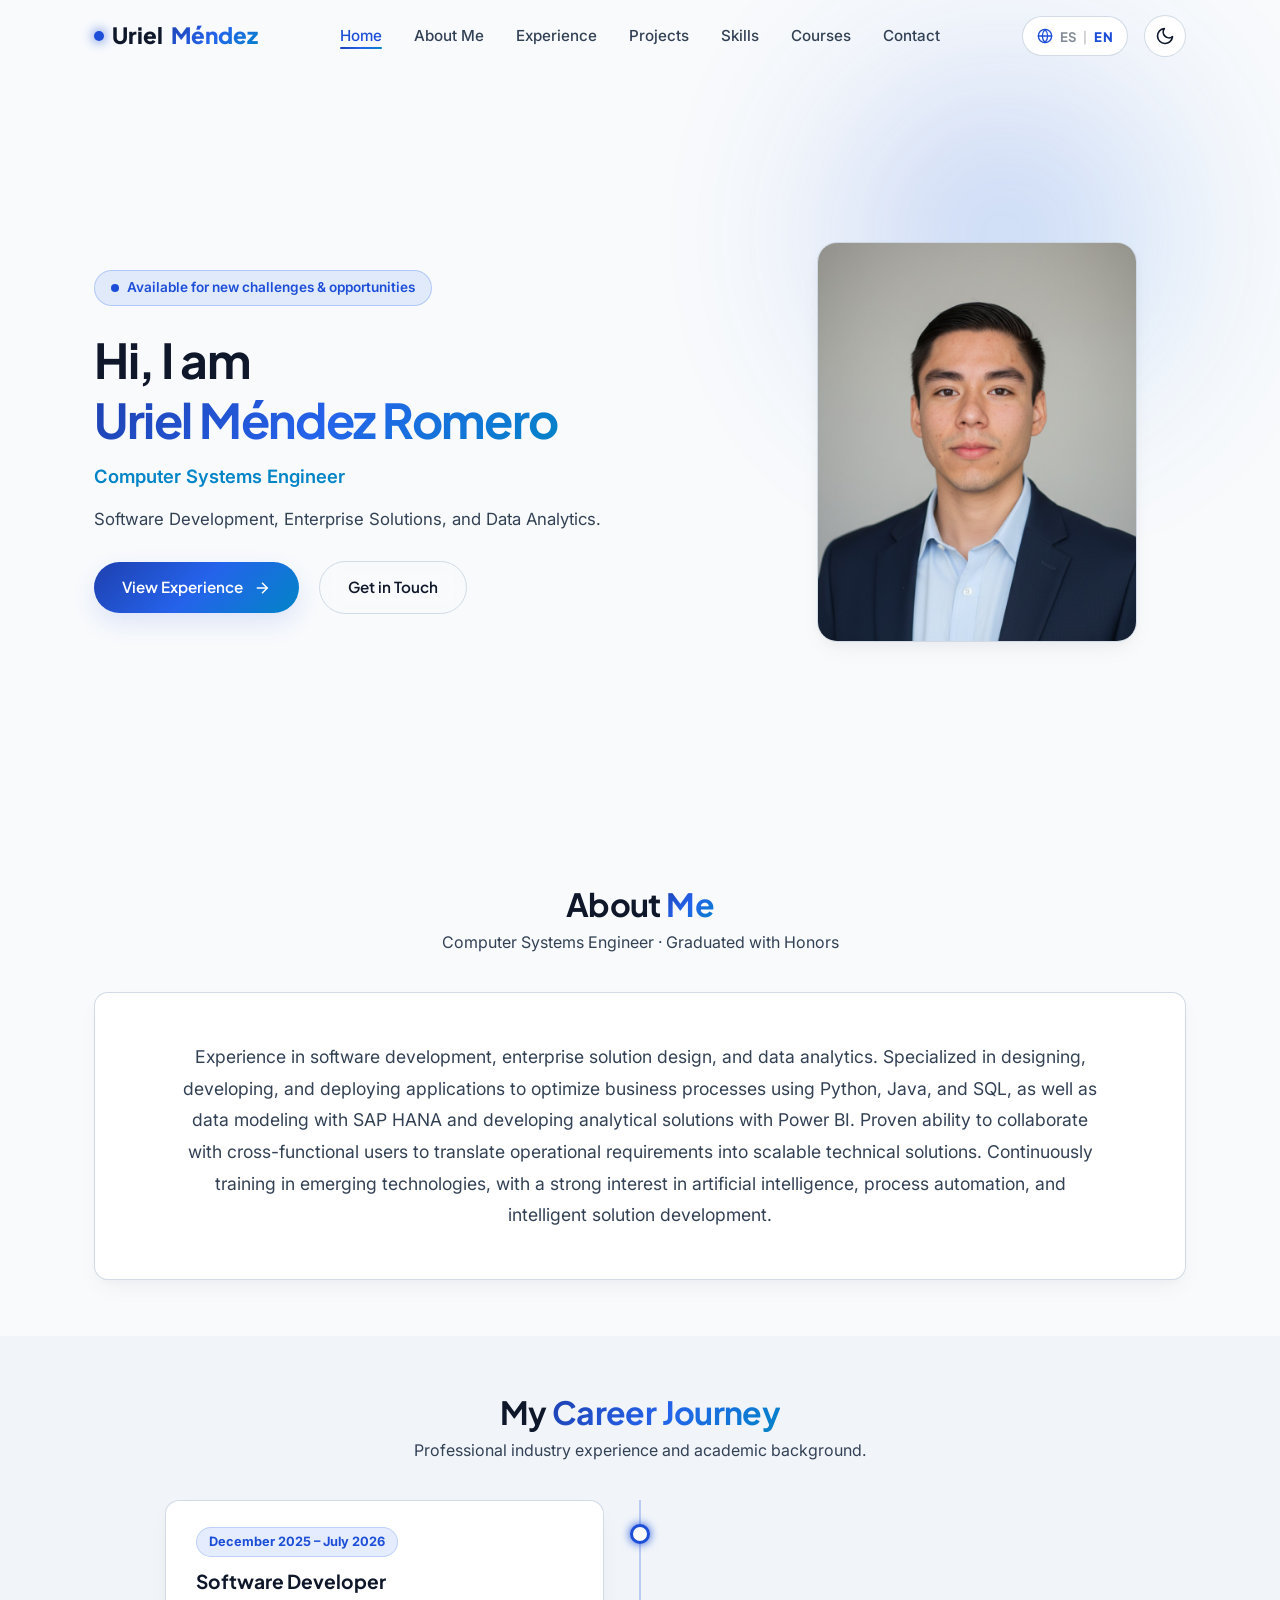
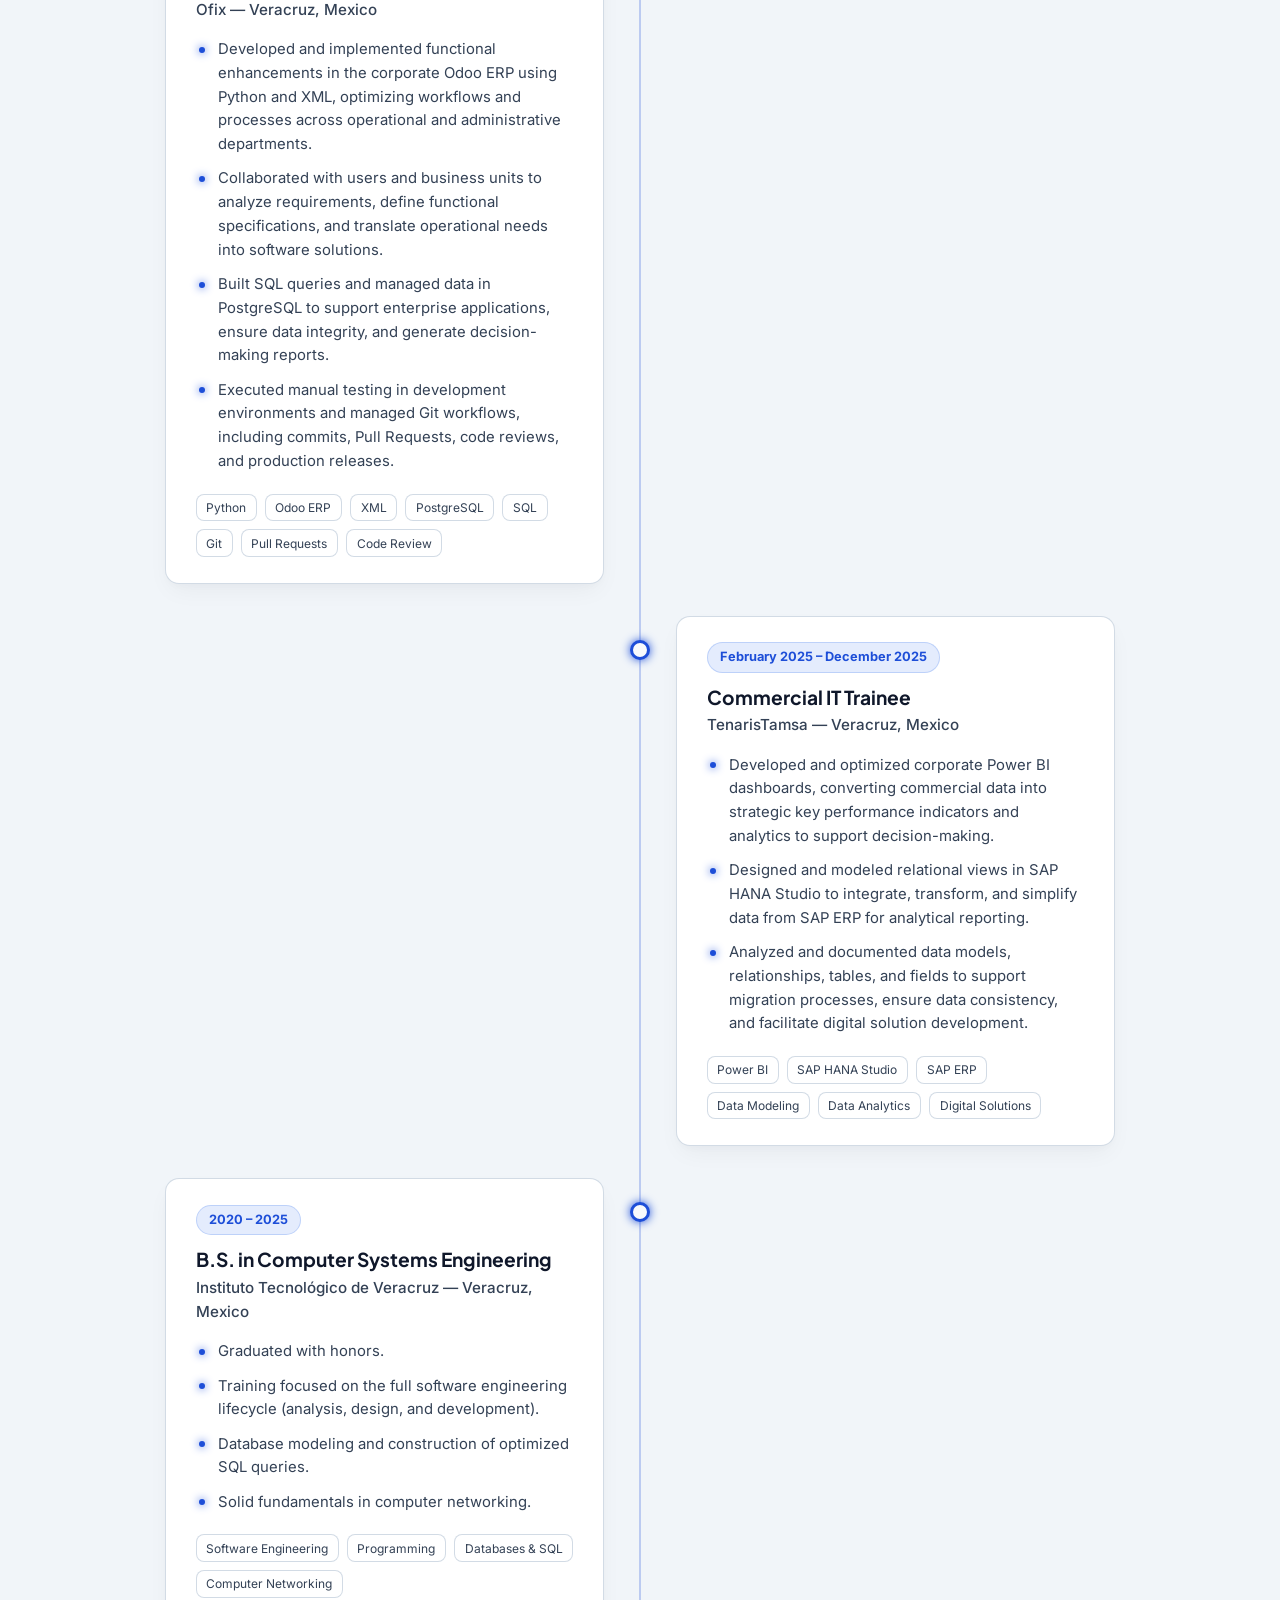
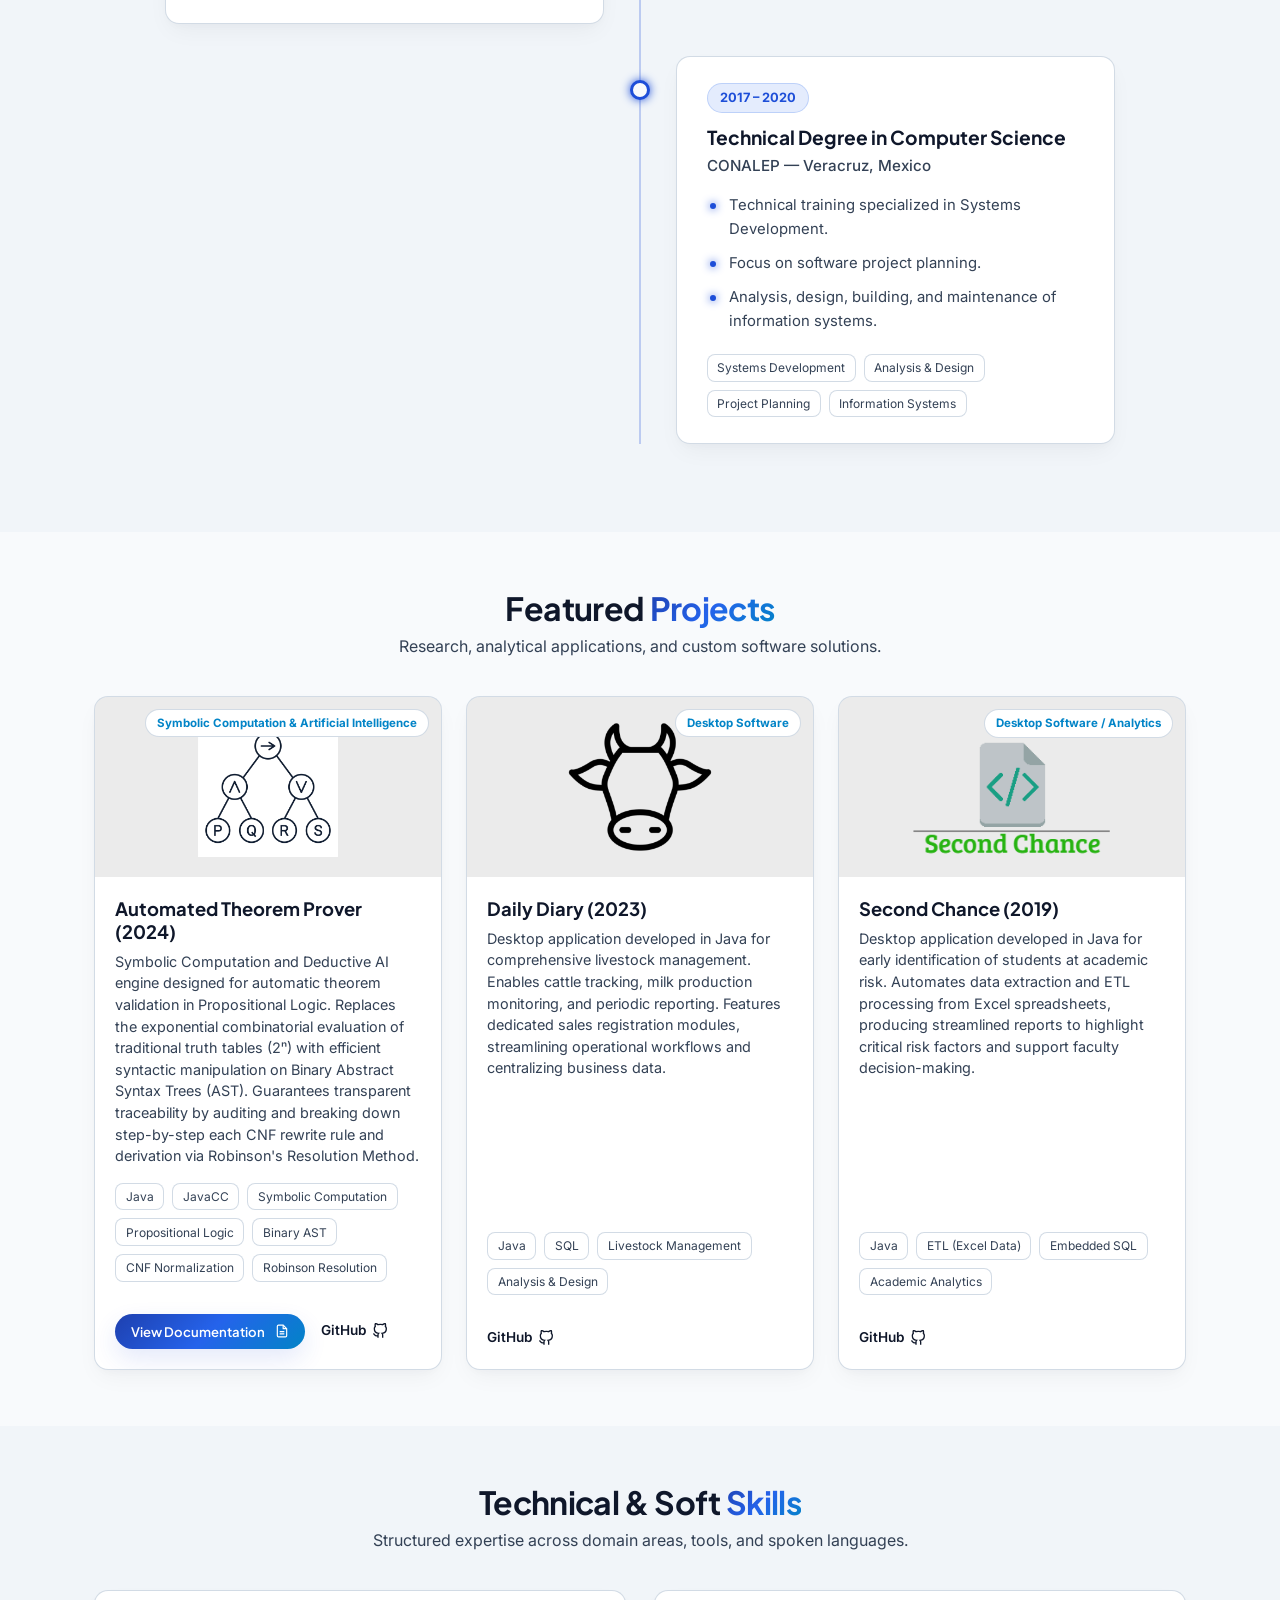
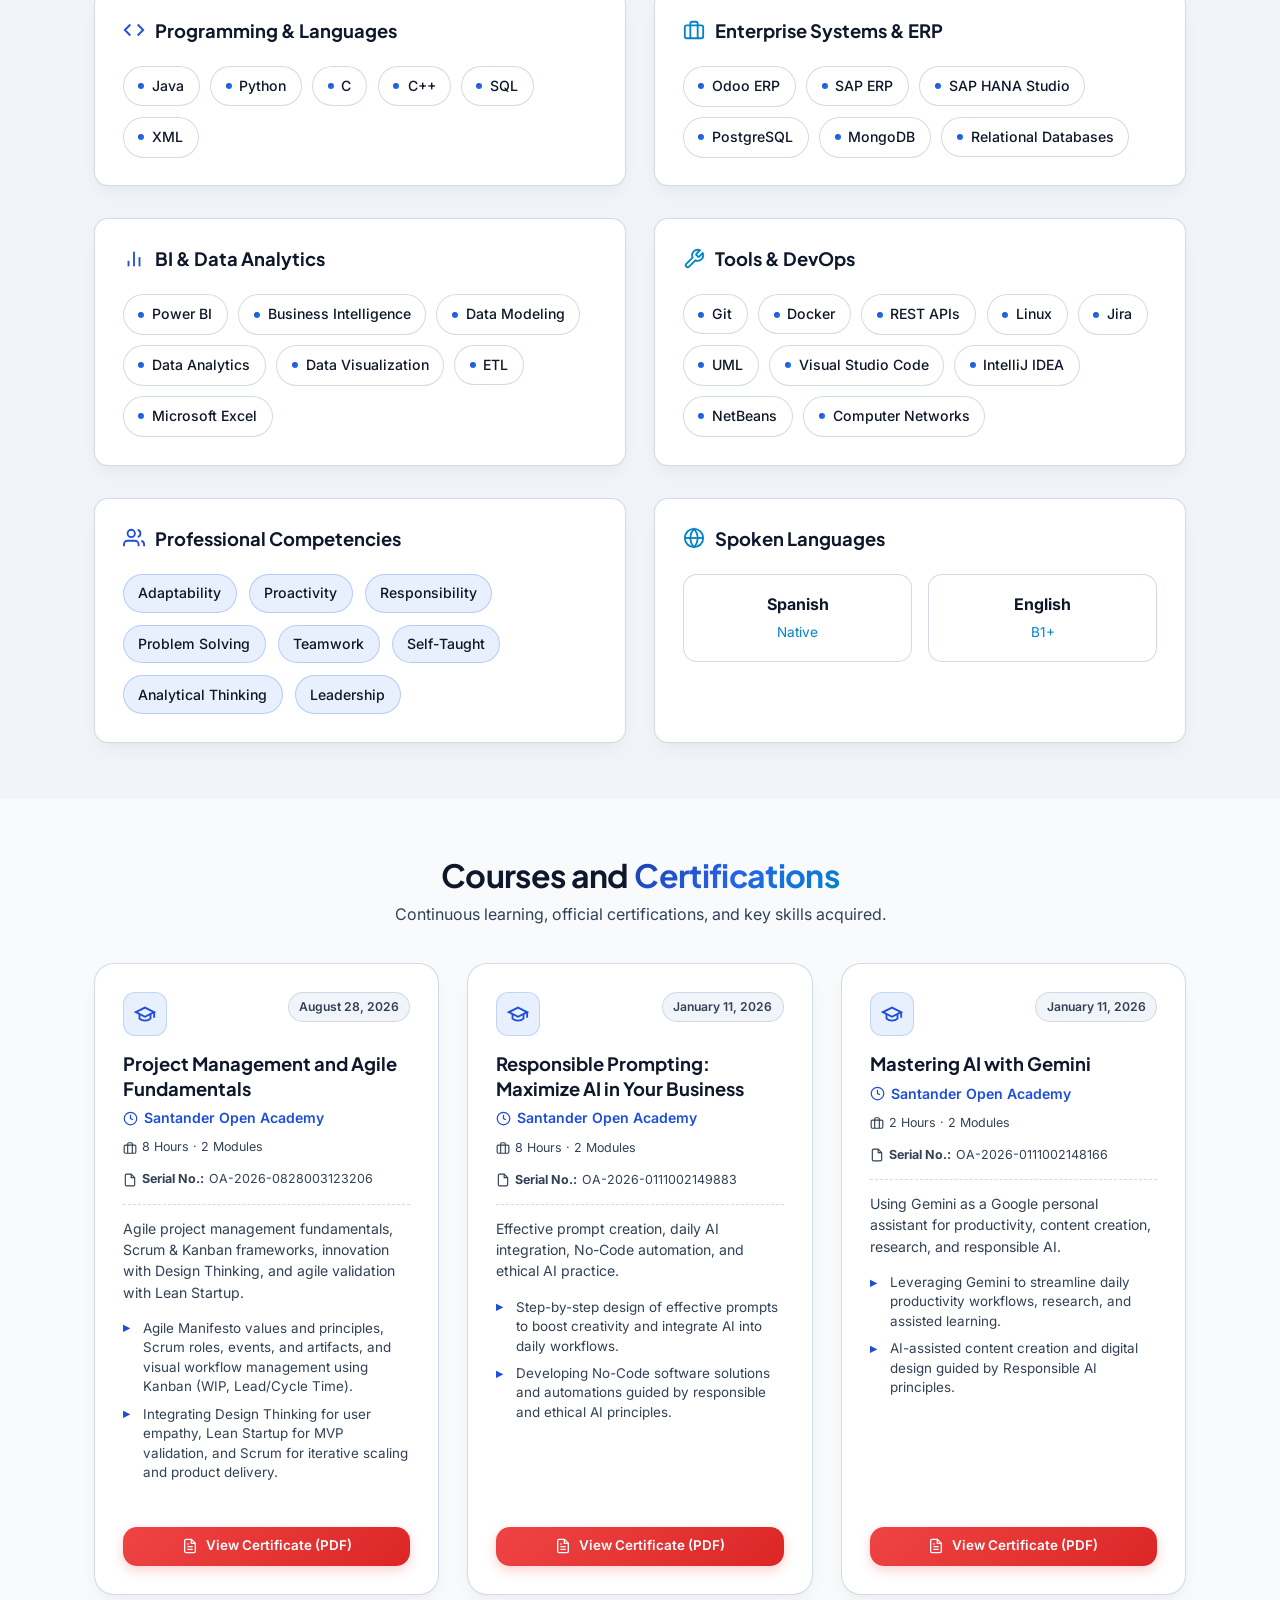
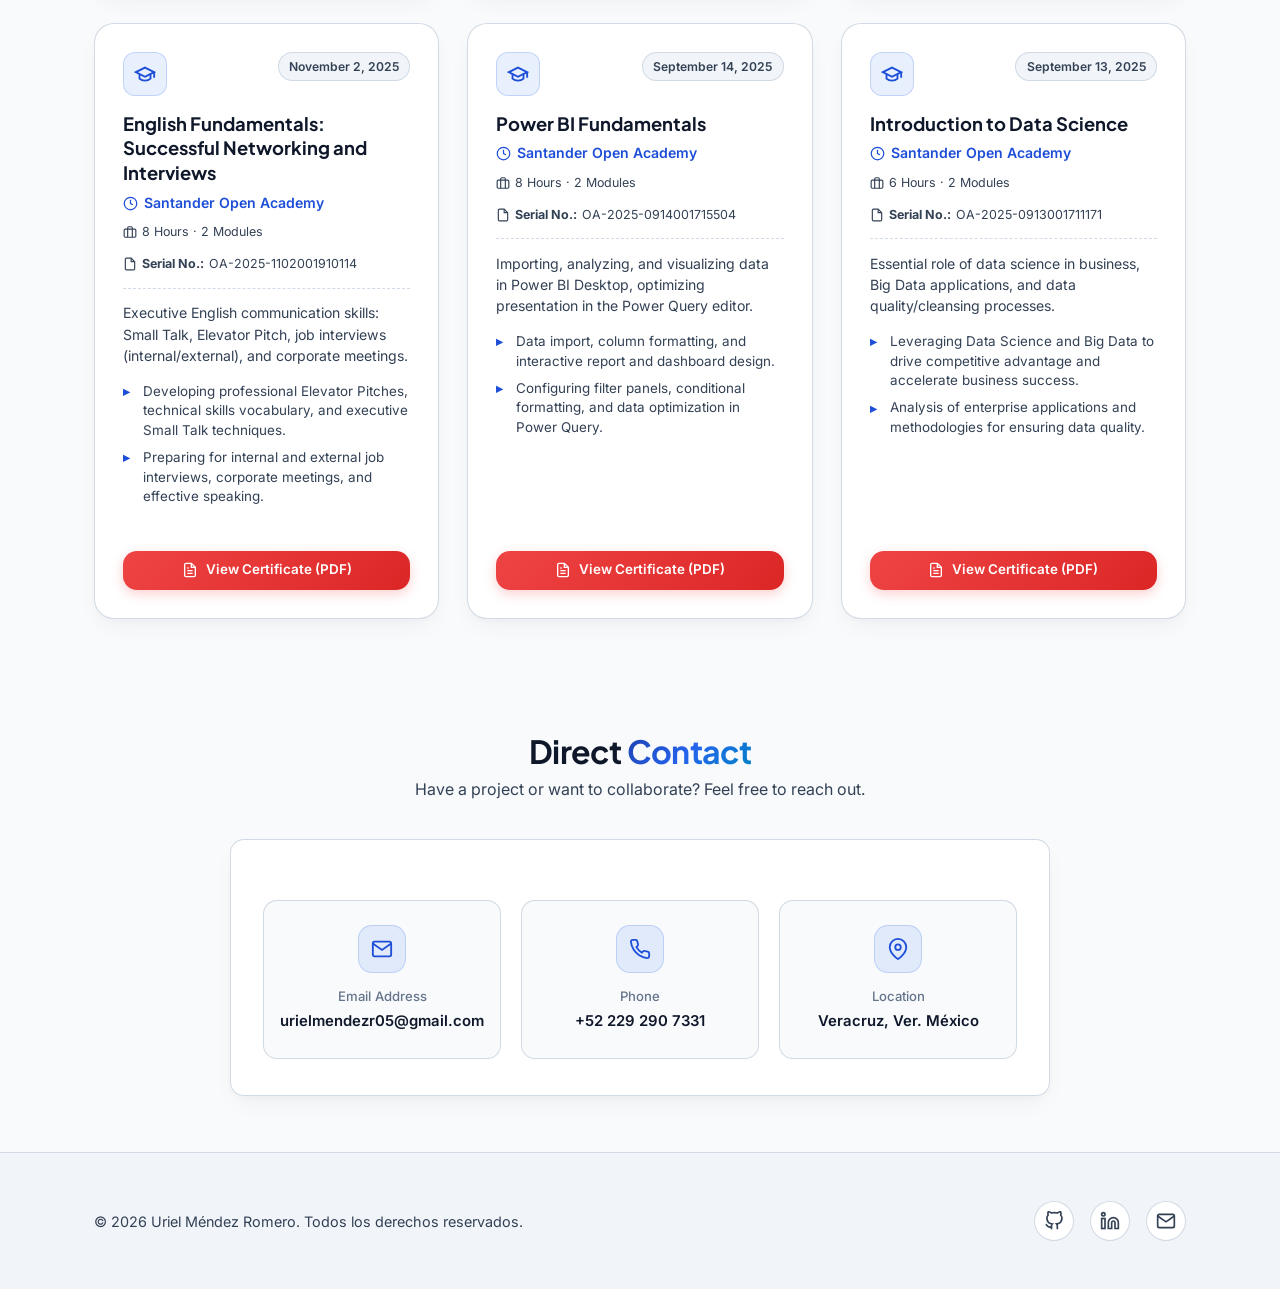
<file: index.html>
<!DOCTYPE html>
<html lang="es" data-theme="light">

<head>
  <meta charset="UTF-8" />
  <meta name="viewport" content="width=device-width, initial-scale=1.0" />
  <title>ISC. Uriel Méndez Romero</title>
  <meta name="description"
    content="Portafolio profesional de Uriel Méndez Romero. Ingeniero en Sistemas Computacionales especialista en desarrollo de software (Python, Java, SQL, ERP Odoo), dashboards y reportes (Power BI, Grafana) y modelado de datos en SAP HANA." />
  <meta name="keywords"
    content="Uriel Méndez Romero, Ingeniero en Sistemas Computacionales, Software Developer, Python, Java, SQL, SAP HANA, Power BI, Grafana, Odoo ERP, Veracruz, México" />
  <meta name="author" content="Uriel Méndez Romero" />

  <!-- Favicon -->
  <link rel="icon" type="image/svg+xml" href="assets/images/favicon/favicon.svg" />

  <!-- Open Graph / Social Media -->
  <meta property="og:type" content="website" />
  <meta property="og:url" content="https://urielmndzr.github.io" />
  <meta property="og:title" content="Uriel Méndez Romero | Ingeniero en Sistemas Computacionales" />
  <meta property="og:description"
    content="Bienvenido a mi sitio web profesional. Explora mi experiencia en ERP Odoo, Power BI, Grafana, SAP HANA y desarrollo de software." />
  <meta property="og:image" content="assets/images/profile/profile_picture.jpg" />

  <!-- Stylesheets -->
  <link rel="stylesheet" href="css/style.css" />
  <link rel="stylesheet" href="css/components.css" />
  <link rel="stylesheet" href="css/animations.css" />
  <link rel="stylesheet" href="css/documentation.css" />
</head>

<body>

  <!-- NAVEGACIÓN / HEADER -->
  <header class="header" id="header">
    <div class="container">
      <a href="#hero" class="logo">
        <span class="logo-dot"></span> Uriel<span class="gradient-text">Méndez</span>
      </a>

      <nav>
        <ul class="nav-menu" id="nav-menu">
          <li><a href="#hero" class="nav-link active" data-i18n="nav.home">Inicio</a></li>
          <li><a href="#about" class="nav-link" data-i18n="nav.about">Sobre Mí</a></li>
          <li><a href="#experience" class="nav-link" data-i18n="nav.trajectory">Trayectoria</a></li>
          <li><a href="#projects" class="nav-link" data-i18n="nav.projects">Proyectos</a></li>
          <li><a href="#skills" class="nav-link" data-i18n="nav.skills">Habilidades</a></li>
          <li><a href="#courses" class="nav-link" data-i18n="nav.courses">Cursos</a></li>
          <li><a href="#contact" class="nav-link" data-i18n="nav.contact">Contacto</a></li>
        </ul>
      </nav>

      <div class="nav-actions">
        <button id="lang-toggle" class="lang-toggle" aria-label="Cambiar idioma">
          <svg class="globe-icon" viewBox="0 0 24 24" fill="none" stroke-width="2" stroke-linecap="round"
            stroke-linejoin="round">
            <circle cx="12" cy="12" r="10"></circle>
            <line x1="2" y1="12" x2="22" y2="12"></line>
            <path d="M12 2a15.3 15.3 0 0 1 4 10 15.3 15.3 0 0 1-4 10 15.3 15.3 0 0 1-4-10 15.3 15.3 0 0 1 4-10z"></path>
          </svg>
          <span class="lang-opt lang-opt-es active">ES</span>
          <span class="lang-sep">|</span>
          <span class="lang-opt lang-opt-en">EN</span>
        </button>

        <button id="theme-toggle" class="theme-toggle" aria-label="Cambiar tema">
          <!-- Icono Luna (visible en tema claro) -->
          <svg class="moon-icon" viewBox="0 0 24 24">
            <path d="M21 12.79A9 9 0 1 1 11.21 3 7 7 0 0 0 21 12.79z"></path>
          </svg>
          <!-- Icono Sol (visible en tema oscuro) -->
          <svg class="sun-icon" viewBox="0 0 24 24">
            <circle cx="12" cy="12" r="5"></circle>
            <line x1="12" y1="1" x2="12" y2="3"></line>
            <line x1="12" y1="21" x2="12" y2="23"></line>
            <line x1="4.22" y1="4.22" x2="5.64" y2="5.64"></line>
            <line x1="18.36" y1="18.36" x2="19.78" y2="19.78"></line>
            <line x1="1" y1="12" x2="3" y2="12"></line>
            <line x1="21" y1="12" x2="23" y2="12"></line>
            <line x1="4.22" y1="19.78" x2="5.64" y2="18.36"></line>
            <line x1="18.36" y1="5.64" x2="19.78" y2="4.22"></line>
          </svg>
        </button>

        <button id="mobile-toggle" class="mobile-toggle" aria-label="Menú móvil">
          ☰
        </button>
      </div>
    </div>
  </header>

  <!-- HERO SECTION -->
  <section id="hero" class="hero">
    <div class="hero-glow"></div>
    <div class="container hero-grid">
      <div class="hero-content reveal active">
        <div class="hero-badge">
          <span class="badge-pulse"></span> <span data-i18n="hero.badge">Disponible para nuevos retos y proyectos</span>
        </div>
        <h1 class="hero-title">
          <span data-i18n="hero.greeting">Hola, soy</span> <br />
          <span class="gradient-text" id="hero-name">Uriel Méndez Romero</span>
        </h1>
        <div class="hero-subtitle" id="hero-title">Ingeniero en Sistemas Computacionales</div>
        <p class="hero-description" id="hero-tagline">
          Especialista en Desarrollo de Software, Soluciones Empresariales ERP y Análisis de Datos.
        </p>

        <div class="hero-cta">
          <a href="#experience" class="btn btn-primary">
            <span data-i18n="hero.exp_btn">Ver Experiencia</span>
            <svg width="18" height="18" viewBox="0 0 24 24" fill="none" stroke="currentColor" stroke-width="2">
              <line x1="5" y1="12" x2="19" y2="12"></line>
              <polyline points="12 5 19 12 12 19"></polyline>
            </svg>
          </a>
          <a href="#contact" class="btn btn-secondary">
            <span data-i18n="hero.contact_btn">Contacto Directo</span>
          </a>
        </div>
      </div>

      <div class="hero-image-wrapper reveal active reveal-delay-2">
        <div class="hero-image-card float-animation">
          <img src="assets/images/profile/profile_picture.jpg" alt="Uriel Méndez Romero" id="hero-avatar" />
        </div>
      </div>
    </div>
  </section>

  <!-- SECCIÓN SOBRE MÍ Y STATS -->
  <section id="about" class="section">
    <div class="container">
      <h2 class="section-title" data-i18n="about.title" data-i18n-html="true">Sobre <span
          class="gradient-text">Mí</span></h2>
      <p class="section-subtitle" data-i18n="about.subtitle">Ingeniero en Sistemas Computacionales · Graduado con
        Mención Honorífica</p>

      <div class="glass-card reveal" style="padding: 3rem;">
        <p id="about-text"
          style="font-size: 1.1rem; color: var(--text-secondary); line-height: 1.8; text-align: center; max-width: 920px; margin: 0 auto;">
          Experiencia en desarrollo de software, diseño de soluciones empresariales y análisis de datos. Especializado
          en el diseño, desarrollo y despliegue de aplicaciones para optimizar procesos de negocio utilizando Python,
          Java y SQL, así como en el modelado de datos con SAP HANA y el desarrollo de soluciones analíticas con Power
          BI. Capacidad para colaborar con usuarios de distintas áreas para traducir requerimientos operativos en
          soluciones técnicas escalables. En constante formación en tecnologías emergentes, con especial interés en
          inteligencia artificial, automatización de procesos y desarrollo de soluciones inteligentes.
        </p>
      </div>
    </div>
  </section>

  <!-- SECCIÓN TRAYECTORIA -->
  <section id="experience" class="section section-alt">
    <div class="container">
      <h2 class="section-title" data-i18n="trajectory.title" data-i18n-html="true">Mi <span
          class="gradient-text">Trayectoria</span></h2>
      <p class="section-subtitle" data-i18n="trajectory.subtitle">Experiencia profesional en la industria y formación
        académica.</p>

      <div class="timeline" id="timeline-container">
        <!-- Renderizado dinámico desde js/data.js por js/main.js -->
      </div>
    </div>
  </section>

  <!-- SECCIÓN PROYECTOS -->
  <section id="projects" class="section">
    <div class="container">
      <h2 class="section-title" data-i18n="projects.title" data-i18n-html="true">Proyectos <span
          class="gradient-text">Destacados</span></h2>
      <p class="section-subtitle" data-i18n="projects.subtitle">Investigación, aplicaciones analíticas y soluciones de
        software creadas.</p>

      <div class="projects-grid" id="projects-grid">
        <!-- Renderizado dinámico desde js/data.js por js/main.js -->
      </div>
    </div>
  </section>

  <!-- SECCIÓN HABILIDADES -->
  <section id="skills" class="section section-alt">
    <div class="container">
      <h2 class="section-title" data-i18n="skills.title" data-i18n-html="true">Habilidades <span
          class="gradient-text">Técnicas y Blandas</span></h2>
      <p class="section-subtitle" data-i18n="skills.subtitle">Conocimientos estructurados por áreas de especialización,
        herramientas e idiomas.</p>

      <!-- Fila 1: Lenguajes y ERP -->
      <div class="skills-container" style="margin-bottom: 2rem;">
        <!-- Programación y Lenguajes -->
        <div class="glass-card skills-group reveal reveal-delay-1">
          <h3 class="skills-group-title">
            <svg width="22" height="22" viewBox="0 0 24 24" fill="none" stroke="var(--accent-primary)" stroke-width="2">
              <polyline points="16 18 22 12 16 6"></polyline>
              <polyline points="8 6 2 12 8 18"></polyline>
            </svg>
            <span data-i18n="skills.programming">Programación y Lenguajes</span>
          </h3>
          <div class="skills-chips-wrapper" id="programming-skills">
            <!-- Renderizado dinámico -->
          </div>
        </div>

        <!-- Sistemas Empresariales y ERP -->
        <div class="glass-card skills-group reveal reveal-delay-2">
          <h3 class="skills-group-title">
            <svg width="22" height="22" viewBox="0 0 24 24" fill="none" stroke="var(--accent-secondary)"
              stroke-width="2">
              <rect x="2" y="7" width="20" height="14" rx="2" ry="2"></rect>
              <path d="M16 21V5a2 2 0 0 0-2-2h-4a2 2 0 0 0-2 2v16"></path>
            </svg>
            <span data-i18n="skills.erp">Sistemas Empresariales y ERP</span>
          </h3>
          <div class="skills-chips-wrapper" id="erp-skills">
            <!-- Renderizado dinámico -->
          </div>
        </div>
      </div>

      <!-- Fila 2: BI & DevOps -->
      <div class="skills-container" style="margin-bottom: 2rem;">
        <!-- Business Intelligence & Analytics -->
        <div class="glass-card skills-group reveal reveal-delay-1">
          <h3 class="skills-group-title">
            <svg width="22" height="22" viewBox="0 0 24 24" fill="none" stroke="var(--accent-primary)" stroke-width="2">
              <line x1="18" y1="20" x2="18" y2="10"></line>
              <line x1="12" y1="20" x2="12" y2="4"></line>
              <line x1="6" y1="20" x2="6" y2="14"></line>
            </svg>
            <span data-i18n="skills.bi">BI & Analítica de Datos</span>
          </h3>
          <div class="skills-chips-wrapper" id="bi-skills">
            <!-- Renderizado dinámico -->
          </div>
        </div>

        <!-- Herramientas, DevOps y Metodologías -->
        <div class="glass-card skills-group reveal reveal-delay-2">
          <h3 class="skills-group-title">
            <svg width="22" height="22" viewBox="0 0 24 24" fill="none" stroke="var(--accent-secondary)"
              stroke-width="2">
              <path
                d="M14.7 6.3a1 1 0 0 0 0 1.4l1.6 1.6a1 1 0 0 0 1.4 0l3.77-3.77a6 6 0 0 1-7.94 7.94l-6.91 6.91a2.12 2.12 0 0 1-3-3l6.91-6.91a6 6 0 0 1 7.94-7.94l-3.76 3.76z">
              </path>
            </svg>
            <span data-i18n="skills.tools">Herramientas, DevOps y Metodologías</span>
          </h3>
          <div class="skills-chips-wrapper" id="devops-skills">
            <!-- Renderizado dinámico -->
          </div>
        </div>
      </div>

      <!-- Fila 3: Habilidades Blandas e Idiomas -->
      <div class="skills-container">
        <div class="glass-card skills-group reveal reveal-delay-1">
          <h3 class="skills-group-title">
            <svg width="22" height="22" viewBox="0 0 24 24" fill="none" stroke="var(--accent-primary)" stroke-width="2">
              <path d="M17 21v-2a4 4 0 0 0-4-4H5a4 4 0 0 0-4 4v2"></path>
              <circle cx="9" cy="7" r="4"></circle>
              <path d="M23 21v-2a4 4 0 0 0-3-3.87"></path>
              <path d="M16 3.13a4 4 0 0 1 0 7.75"></path>
            </svg>
            <span data-i18n="skills.soft">Habilidades Blandas</span>
          </h3>
          <div class="soft-skills-wrapper" id="soft-skills">
            <!-- Renderizado dinámico -->
          </div>
        </div>

        <div class="glass-card skills-group reveal reveal-delay-2">
          <h3 class="skills-group-title">
            <svg width="22" height="22" viewBox="0 0 24 24" fill="none" stroke="var(--accent-secondary)"
              stroke-width="2">
              <circle cx="12" cy="12" r="10"></circle>
              <line x1="2" y1="12" x2="22" y2="12"></line>
              <path d="M12 2a15.3 15.3 0 0 1 4 10 15.3 15.3 0 0 1-4 10 15.3 15.3 0 0 1-4-10 15.3 15.3 0 0 1 4-10z">
              </path>
            </svg>
            <span data-i18n="skills.languages">Idiomas</span>
          </h3>
          <div class="languages-grid" id="languages-container">
            <!-- Renderizado dinámico -->
          </div>
        </div>
      </div>
    </div>
  </section>

  <!-- SECCIÓN CURSOS Y CERTIFICACIONES -->
  <section id="courses" class="section">
    <div class="container">
      <h2 class="section-title" data-i18n="courses.title" data-i18n-html="true">Cursos y <span
          class="gradient-text">Certificaciones</span></h2>
      <p class="section-subtitle" data-i18n="courses.subtitle">Formación continua, certificaciones oficiales y
        aprendizajes clave adquiridos.</p>

      <div class="courses-grid" id="courses-grid">
        <!-- Renderizado dinámico -->
      </div>
    </div>
  </section>

  <!-- SECCIÓN CONTACTO -->
  <section id="contact" class="section">
    <div class="container">
      <h2 class="section-title" data-i18n="contact.title" data-i18n-html="true">Ponte en <span
          class="gradient-text">Contacto</span></h2>
      <p class="section-subtitle" data-i18n="contact.subtitle">¿Interesado en mi perfil o en colaborar en un proyecto?
        ¡Hablemos!</p>

      <div class="glass-card contact-info-card reveal reveal-delay-1"
        style="max-width: 820px; margin: 0 auto; text-align: center;">
        <div class="contact-methods-grid">
          <a href="mailto:urielmendezr05@gmail.com" class="contact-method-card">
            <div class="contact-icon">
              <svg width="22" height="22" viewBox="0 0 24 24" fill="none" stroke="currentColor" stroke-width="2">
                <path d="M4 4h16c1.1 0 2 .9 2 2v12c0 1.1-.9 2-2 2H4c-1.1 0-2-.9-2-2V6c0-1.1.9-2 2-2z"></path>
                <polyline points="22,6 12,13 2,6"></polyline>
              </svg>
            </div>
            <div class="contact-method-detail">
              <span class="contact-method-label" data-i18n="contact.email_label">Correo Electrónico</span>
              <span class="contact-method-value" id="contact-email">urielmendezr05@gmail.com</span>
            </div>
          </a>

          <a href="tel:2292907331" class="contact-method-card">
            <div class="contact-icon">
              <svg width="22" height="22" viewBox="0 0 24 24" fill="none" stroke="currentColor" stroke-width="2">
                <path
                  d="M22 16.92v3a2 2 0 0 1-2.18 2 19.79 19.79 0 0 1-8.63-3.07 19.5 19.5 0 0 1-6-6 19.79 19.79 0 0 1-3.07-8.67A2 2 0 0 1 4.11 2h3a2 2 0 0 1 2 1.72 12.84 12.84 0 0 0 .7 2.81 2 2 0 0 1-.45 2.11L8.09 9.91a16 16 0 0 0 6 6l1.27-1.27a2 2 0 0 1 2.11-.45 12.84 12.84 0 0 0 2.81.7A2 2 0 0 1 22 16.92z">
                </path>
              </svg>
            </div>
            <div class="contact-method-detail">
              <span class="contact-method-label" data-i18n="contact.phone_label">Teléfono / WhatsApp</span>
              <span class="contact-method-value" id="contact-phone">+52 229 290 7331</span>
            </div>
          </a>

          <div class="contact-method-card">
            <div class="contact-icon">
              <svg width="22" height="22" viewBox="0 0 24 24" fill="none" stroke="currentColor" stroke-width="2">
                <path d="M21 10c0 7-9 13-9 13s-9-6-9-13a9 9 0 0 1 18 0z"></path>
                <circle cx="12" cy="10" r="3"></circle>
              </svg>
            </div>
            <div class="contact-method-detail">
              <span class="contact-method-label" data-i18n="contact.location_label">Ubicación</span>
              <span class="contact-method-value" id="contact-location">Veracruz, Ver. México</span>
            </div>
          </div>
        </div>
      </div>
    </div>
  </section>

  <!-- FOOTER -->
  <footer class="footer">
    <div class="container footer-container">
      <div style="font-size: 0.9rem; color: var(--text-secondary);">
        © <span id="year">2026</span> Uriel Méndez Romero. Todos los derechos reservados.
      </div>

      <div class="footer-socials">
        <a href="https://github.com/urielmndzr" target="_blank" rel="noopener" class="social-icon-btn"
          aria-label="GitHub">
          <svg width="20" height="20" viewBox="0 0 24 24" fill="none" stroke="currentColor" stroke-width="2">
            <path
              d="M9 19c-5 1.5-5-2.5-7-3m14 6v-3.87a3.37 3.37 0 0 0-.94-2.61c3.14-.35 6.44-1.54 6.44-7A5.44 5.44 0 0 0 20 4.77 5.07 5.07 0 0 0 19.91 1S18.73.65 16 2.48a13.38 13.38 0 0 0-7 0C6.27.65 5.09 1 5.09 1A5.07 5.07 0 0 0 5 4.77a5.44 5.44 0 0 0-1.5 3.78c0 5.42 3.3 6.61 6.44 7A3.37 3.37 0 0 0 9 18.13V22">
            </path>
          </svg>
        </a>
        <a href="https://linkedin.com/in/urielmendezr" target="_blank" rel="noopener" class="social-icon-btn"
          aria-label="LinkedIn">
          <svg width="20" height="20" viewBox="0 0 24 24" fill="none" stroke="currentColor" stroke-width="2">
            <path d="M16 8a6 6 0 0 1 6 6v7h-4v-7a2 2 0 0 0-2-2 2 2 0 0 0-2 2v7h-4v-7a6 6 0 0 1 6-6z"></path>
            <rect x="2" y="9" width="4" height="12"></rect>
            <circle cx="4" cy="4" r="2"></circle>
          </svg>
        </a>
        <a href="mailto:urielmendezr05@gmail.com" class="social-icon-btn" aria-label="Email">
          <svg width="20" height="20" viewBox="0 0 24 24" fill="none" stroke="currentColor" stroke-width="2">
            <path d="M4 4h16c1.1 0 2 .9 2 2v12c0 1.1-.9 2-2 2H4c-1.1 0-2-.9-2-2V6c0-1.1.9-2 2-2z"></path>
            <polyline points="22,6 12,13 2,6"></polyline>
          </svg>
        </a>
      </div>
    </div>
  </footer>

  <!-- MODAL DE DOCUMENTACIÓN TÉCNICA DEL DEMOSTRADOR -->
  <div id="doc-modal" class="doc-modal" aria-hidden="true" role="dialog">
    <div class="doc-modal-container">
      <div class="doc-modal-header">
        <div style="display: flex; align-items: center; gap: 0.75rem;">
          <span class="logo-dot"></span>
          <h3 data-i18n="modal.header_title" style="font-size: 1.15rem; font-weight: 700;">Documentación Rápida:
            Demostrador Automático de Teoremas</h3>
        </div>
        <div style="display: flex; align-items: center; gap: 0.75rem;">
          <a href="theorem-prover.html" target="_blank" class="btn btn-primary" id="doc-modal-header-link"
            style="padding: 0.4rem 0.9rem; font-size: 0.82rem;">
            <span data-i18n="modal.full_page_btn">Página Completa ↗</span>
          </a>
          <button id="doc-modal-close" class="doc-modal-close" aria-label="Cerrar modal">
            ✕
          </button>
        </div>
      </div>

      <div class="doc-modal-body">
        <!-- Banner del Modal -->
        <div class="doc-header-banner" style="padding: 1.5rem; margin-bottom: 1.5rem;">
          <h2 data-i18n="modal.banner_title" data-i18n-html="true" style="font-size: 1.6rem; margin-bottom: 0.4rem;">
            Demostrador Automático de Teoremas <span class="gradient-text">(ATP)</span>
          </h2>
          <p data-i18n="modal.banner_desc" data-i18n-html="true"
            style="font-size: 0.95rem; color: var(--text-secondary);">
            Motor de <strong>Computación Simbólica e Inteligencia Artificial Deductiva</strong> en Lógica Proposicional.
            Reemplaza la evaluación exponencial de las tablas de verdad tradicionales (2ⁿ) por una manipulación
            sintáctica eficiente sobre <strong>Árboles de Sintaxis Abstracta (AST)</strong>. Ofrece
            <strong>transparencia total</strong> al desglosar paso a paso cada regla de reescritura FNC y refutación por
            el <strong>Método de Resolución de Robinson</strong>.
          </p>
        </div>

        <!-- Pipeline resumido en el Modal -->
        <h3 class="doc-subtitle" data-i18n="modal.pipeline_title">Flujo de Procesamiento Algorítmico</h3>
        <div class="pipeline-container">
          <div class="pipeline-step">
            <div class="pipeline-number">1</div>
            <div class="pipeline-info">
              <h4 data-i18n="modal.step1_title">Parsing y Análisis Formal</h4>
              <p data-i18n="modal.step1_desc">Reconocimiento de premisas, conclusión y conectivos lógicos con manejo de
                precedencia.</p>
            </div>
          </div>
          <div class="pipeline-step">
            <div class="pipeline-number">2</div>
            <div class="pipeline-info">
              <h4 data-i18n="modal.step2_title">Construcción del AST y Reducción al Absurdo</h4>
              <p data-i18n="modal.step2_desc">Representación en Árbol Binario de Sintaxis (AST) —con operadores como
                nodos internos y variables como hojas— y negación de la conclusión (P₁ ∧ P₂ ∧ ... ∧ ¬C).</p>
            </div>
          </div>
          <div class="pipeline-step">
            <div class="pipeline-number">3</div>
            <div class="pipeline-info">
              <h4 data-i18n="modal.step3_title">Normalización a Forma Normal Conjuntiva (FNC)</h4>
              <p data-i18n="modal.step3_desc">Conversión en conjunciones de cláusulas disyuntivas (FNC) mediante 5 pasos
                (eliminación de bicondicionales, condicionales, De Morgan, doble negación y distributividad).</p>
            </div>
          </div>
          <div class="pipeline-step">
            <div class="pipeline-number">4</div>
            <div class="pipeline-info">
              <h4 data-i18n="modal.step4_title">Método de Resolución de Robinson (□ Cláusula Vacía)</h4>
              <p data-i18n="modal.step4_desc">Cancelación de literales complementarios hasta derivar la cláusula vacía,
                certificando la validez del teorema.</p>
            </div>
          </div>
        </div>

        <div style="text-align: center; margin-top: 2rem; margin-bottom: 1rem;">
          <a href="theorem-prover.html" class="btn btn-primary" style="padding: 0.75rem 1.75rem;">
            <span data-i18n="modal.explore_btn">Explorar Documentación Técnica Completa →</span>
          </a>
        </div>
      </div>
    </div>
  </div>

  <!-- Scripts -->
  <script src="js/data.js"></script>
  <script src="js/i18n.js"></script>
  <script src="js/main.js"></script>
</body>

</html>
</file>
<file: css/style.css>
/* ==========================================================================
   CSS DESIGN SYSTEM - URIEL MENDEZ PORTFOLIO
   ========================================================================== */

@import url('https://fonts.googleapis.com/css2?family=Inter:wght@300;400;500;600;700&family=Plus+Jakarta+Sans:wght@500;600;700;800&display=swap');

/* --- ROOT VARIABLES (LIGHT THEME BY DEFAULT) --- */
:root {
  /* Color Palette - Executive Light Mode (Default) */
  --bg-primary: #f8fafc;
  --bg-secondary: #f1f5f9;
  --bg-card: #ffffff;
  --bg-card-hover: #ffffff;
  --glass-border: rgba(203, 213, 225, 0.85);
  --glass-shadow: 0 10px 25px -5px rgba(15, 23, 42, 0.05), 0 4px 12px -2px rgba(15, 23, 42, 0.03);
  
  --text-primary: #0f172a;
  --text-secondary: #334155;
  --text-muted: #64748b;
  
  /* Brand Accent Colors - Executive Sapphire Blue */
  --accent-primary: #1d4ed8;
  --accent-secondary: #0284c7;
  --accent-glow: rgba(29, 78, 216, 0.12);
  --accent-gradient: linear-gradient(135deg, #1e40af 0%, #2563eb 50%, #0284c7 100%);
  --accent-gradient-hover: linear-gradient(135deg, #1e3a8a 0%, #1d4ed8 50%, #0369a1 100%);
  
  --timeline-line: rgba(29, 78, 216, 0.25);
  --card-glow: rgba(29, 78, 216, 0.08);

  /* Fonts & Typography */
  --font-heading: 'Plus Jakarta Sans', -apple-system, BlinkMacSystemFont, sans-serif;
  --font-body: 'Inter', -apple-system, BlinkMacSystemFont, sans-serif;
  
  /* Layout & Spacing */
  --container-width: 1140px;
  --header-height: 72px;
  --radius-sm: 8px;
  --radius-md: 14px;
  --radius-lg: 20px;
  --radius-full: 9999px;
  
  /* Transitions */
  --transition-fast: 0.2s cubic-bezier(0.4, 0, 0.2, 1);
  --transition-normal: 0.3s cubic-bezier(0.4, 0, 0.2, 1);
  --transition-slow: 0.4s cubic-bezier(0.4, 0, 0.2, 1);
}

/* --- DARK THEME OVERRIDES --- */
[data-theme="dark"] {
  --bg-primary: #0a0f1d;
  --bg-secondary: #0f172a;
  --bg-card: rgba(15, 23, 42, 0.85);
  --bg-card-hover: rgba(30, 41, 59, 0.95);
  --glass-border: rgba(255, 255, 255, 0.1);
  --glass-shadow: 0 20px 40px rgba(0, 0, 0, 0.35);
  
  --text-primary: #f8fafc;
  --text-secondary: #94a3b8;
  --text-muted: #64748b;
  
  --accent-primary: #3b82f6;
  --accent-secondary: #38bdf8;
  --accent-glow: rgba(59, 130, 246, 0.2);
  --accent-gradient: linear-gradient(135deg, #3b82f6 0%, #1d4ed8 50%, #0284c7 100%);
  --accent-gradient-hover: linear-gradient(135deg, #2563eb 0%, #1e40af 50%, #0369a1 100%);
  
  --timeline-line: rgba(59, 130, 246, 0.3);
  --card-glow: rgba(59, 130, 246, 0.12);
}

/* --- BASE & RESET --- */
*, *::before, *::after {
  box-sizing: border-box;
  margin: 0;
  padding: 0;
}

html {
  scroll-behavior: smooth;
  font-size: 16px;
}

body {
  font-family: var(--font-body);
  background-color: var(--bg-primary);
  color: var(--text-primary);
  line-height: 1.6;
  overflow-x: hidden;
  transition: background-color var(--transition-normal), color var(--transition-normal);
}

/* Custom Scrollbar */
::-webkit-scrollbar {
  width: 10px;
}

::-webkit-scrollbar-track {
  background: var(--bg-primary);
}

::-webkit-scrollbar-thumb {
  background: var(--bg-card-hover);
  border-radius: var(--radius-full);
  border: 2px solid var(--bg-primary);
}

::-webkit-scrollbar-thumb:hover {
  background: var(--accent-primary);
}

/* Container Utility */
.container {
  width: 100%;
  max-width: var(--container-width);
  margin: 0 auto;
  padding: 0 1.5rem;
}

/* Typography Utilities */
h1, h2, h3, h4, h5, h6 {
  font-family: var(--font-heading);
  font-weight: 700;
  line-height: 1.25;
  color: var(--text-primary);
}

.gradient-text {
  background: var(--accent-gradient);
  -webkit-background-clip: text;
  -webkit-text-fill-color: transparent;
  display: inline-block;
}

.section-title {
  font-size: 2rem;
  text-align: center;
  margin-bottom: 0.4rem;
  letter-spacing: -0.02em;
}

.section-subtitle {
  text-align: center;
  color: var(--text-secondary);
  font-size: 1rem;
  max-width: 650px;
  margin: 0 auto 2.25rem auto;
}

.section-alt {
  background: var(--bg-secondary);
}

/* Glassmorphism Card Utility */
.glass-card {
  background: var(--bg-card);
  backdrop-filter: blur(16px);
  -webkit-backdrop-filter: blur(16px);
  border: 1px solid var(--glass-border);
  border-radius: var(--radius-md);
  box-shadow: var(--glass-shadow);
  transition: all var(--transition-normal);
}

.glass-card:hover {
  background: var(--bg-card-hover);
  border-color: rgba(37, 99, 235, 0.3);
  box-shadow: 0 25px 50px -12px var(--card-glow);
}

/* Buttons */
.btn {
  display: inline-flex;
  align-items: center;
  justify-content: center;
  gap: 0.6rem;
  padding: 0.85rem 1.75rem;
  font-family: var(--font-heading);
  font-size: 0.95rem;
  font-weight: 600;
  border-radius: var(--radius-full);
  text-decoration: none;
  cursor: pointer;
  transition: all var(--transition-normal);
  border: none;
  outline: none;
}

.btn-primary {
  background: var(--accent-gradient);
  color: #ffffff;
  box-shadow: 0 10px 25px var(--accent-glow);
}

.btn-primary:hover {
  transform: translateY(-3px);
  box-shadow: 0 15px 35px var(--accent-glow);
  background: var(--accent-gradient-hover);
}

.btn-secondary {
  background: transparent;
  color: var(--text-primary);
  border: 1px solid var(--glass-border);
  backdrop-filter: blur(10px);
}

.btn-secondary:hover {
  background: var(--bg-card-hover);
  border-color: var(--accent-primary);
  transform: translateY(-3px);
}
</file>
<file: css/components.css>
/* ==========================================================================
   COMPONENTS & SECTIONS STYLES
   ========================================================================== */

/* --- HEADER & NAVBAR --- */
.header {
  position: fixed;
  top: 0;
  left: 0;
  width: 100%;
  height: var(--header-height);
  z-index: 1000;
  transition: all var(--transition-normal);
}

.header.scrolled {
  background: var(--bg-card);
  backdrop-filter: blur(20px);
  -webkit-backdrop-filter: blur(20px);
  border-bottom: 1px solid var(--glass-border);
  box-shadow: 0 10px 30px rgba(0, 0, 0, 0.15);
}

.header .container {
  display: flex;
  align-items: center;
  justify-content: space-between;
  height: 100%;
}

.logo {
  font-family: var(--font-heading);
  font-size: 1.4rem;
  font-weight: 800;
  color: var(--text-primary);
  text-decoration: none;
  display: flex;
  align-items: center;
  gap: 0.5rem;
}

.logo-dot {
  width: 10px;
  height: 10px;
  background: var(--accent-primary);
  border-radius: 50%;
  display: inline-block;
  box-shadow: 0 0 12px var(--accent-primary);
}

.nav-menu {
  display: flex;
  align-items: center;
  gap: 2rem;
  list-style: none;
}

.nav-link {
  color: var(--text-secondary);
  text-decoration: none;
  font-weight: 500;
  font-size: 0.95rem;
  transition: color var(--transition-fast);
  position: relative;
}

.nav-link:hover,
.nav-link.active {
  color: var(--accent-primary);
}

.nav-link::after {
  content: '';
  position: absolute;
  bottom: -4px;
  left: 0;
  width: 0%;
  height: 2px;
  background: var(--accent-gradient);
  transition: width var(--transition-normal);
  border-radius: var(--radius-full);
}

.nav-link:hover::after,
.nav-link.active::after {
  width: 100%;
}

.nav-actions {
  display: flex;
  align-items: center;
  gap: 1rem;
}

/* Theme Toggle Button */
.theme-toggle {
  background: var(--bg-card);
  border: 1px solid var(--glass-border);
  color: var(--text-primary);
  width: 42px;
  height: 42px;
  border-radius: 50%;
  display: flex;
  align-items: center;
  justify-content: center;
  cursor: pointer;
  transition: all var(--transition-fast);
}

.theme-toggle:hover {
  background: var(--bg-card-hover);
  border-color: var(--accent-primary);
  transform: rotate(15deg);
}

.theme-toggle svg {
  width: 20px;
  height: 20px;
  fill: none;
  stroke: currentColor;
  stroke-width: 2;
  stroke-linecap: round;
  stroke-linejoin: round;
}

[data-theme="light"] .sun-icon {
  display: none;
}

[data-theme="light"] .moon-icon {
  display: block;
}

[data-theme="dark"] .sun-icon {
  display: block;
}

[data-theme="dark"] .moon-icon {
  display: none;
}

/* Language Toggle Button */
.lang-toggle {
  background: var(--bg-card);
  border: 1px solid var(--glass-border);
  color: var(--text-primary);
  height: 40px;
  padding: 0 0.85rem;
  border-radius: var(--radius-full, 50px);
  display: flex;
  align-items: center;
  gap: 0.35rem;
  cursor: pointer;
  font-family: var(--font-heading);
  font-size: 0.82rem;
  font-weight: 700;
  letter-spacing: 0.5px;
  transition: all var(--transition-fast);
}

.lang-toggle:hover {
  background: var(--bg-card-hover);
  border-color: var(--accent-primary);
  box-shadow: 0 0 15px rgba(37, 99, 235, 0.25);
  transform: translateY(-1px);
}

.lang-toggle svg.globe-icon {
  width: 16px;
  height: 16px;
  stroke: var(--accent-primary);
  margin-right: 0.1rem;
}

.lang-toggle .lang-opt {
  color: var(--text-secondary);
  opacity: 0.6;
  transition: all 0.2s ease;
}

.lang-toggle .lang-opt.active {
  color: var(--accent-primary);
  opacity: 1;
  font-weight: 800;
}

.lang-toggle .lang-sep {
  opacity: 0.35;
  font-weight: 400;
  margin: 0 1px;
}

/* Mobile Toggle Hamburger */
.mobile-toggle {
  display: none;
  background: none;
  border: none;
  color: var(--text-primary);
  font-size: 1.5rem;
  cursor: pointer;
}

/* --- HERO SECTION --- */
.hero {
  min-height: calc(100vh - var(--header-height));
  padding-top: calc(var(--header-height) + 2rem);
  padding-bottom: 3rem;
  display: flex;
  align-items: center;
  position: relative;
}

.hero-grid {
  display: grid;
  grid-template-columns: 1.2fr 0.8fr;
  gap: 3rem;
  align-items: center;
}

.hero-badge {
  display: inline-flex;
  align-items: center;
  gap: 0.5rem;
  padding: 0.4rem 1rem;
  background: rgba(37, 99, 235, 0.1);
  border: 1px solid rgba(37, 99, 235, 0.25);
  border-radius: var(--radius-full);
  font-size: 0.85rem;
  font-weight: 600;
  color: var(--accent-primary);
  margin-bottom: 1.5rem;
}

.badge-pulse {
  width: 8px;
  height: 8px;
  background: var(--accent-primary);
  border-radius: 50%;
  animation: pulseGlow 2s infinite;
}

.hero-title {
  font-size: 3rem;
  letter-spacing: -0.03em;
  margin-bottom: 0.75rem;
}

.hero-subtitle {
  font-size: 1.15rem;
  color: var(--accent-secondary);
  font-weight: 600;
  margin-bottom: 0.9rem;
}

.hero-description {
  font-size: 1.05rem;
  color: var(--text-secondary);
  margin-bottom: 1.75rem;
  max-width: 580px;
}

.hero-cta {
  display: flex;
  align-items: center;
  gap: 1.25rem;
  flex-wrap: wrap;
}

.hero-image-wrapper {
  position: relative;
  display: flex;
  justify-content: center;
  align-items: center;
}

.hero-image-card {
  position: relative;
  width: 100%;
  max-width: 320px;
  border-radius: var(--radius-lg);
  overflow: hidden;
  box-shadow: var(--glass-shadow);
  border: 1px solid var(--glass-border);
}

.hero-image-card img {
  width: 100%;
  height: auto;
  display: block;
  object-fit: cover;
  transition: transform var(--transition-slow);
}

.hero-image-card:hover img {
  transform: scale(1.03);
}

/* Floating Elements around Hero */
.hero-glow {
  position: absolute;
  width: 300px;
  height: 300px;
  background: var(--accent-gradient);
  filter: blur(100px);
  opacity: 0.25;
  border-radius: 50%;
  z-index: -1;
  top: 10%;
  right: 10%;
}

/* --- STATS SECTION --- */
.stats-section {
  padding: 1.25rem 0;
  margin-bottom: 2.5rem;
}

.stats-grid {
  display: grid;
  grid-template-columns: repeat(auto-fit, minmax(200px, 1fr));
  gap: 1.25rem;
  padding: 1.5rem 2rem;
}

.stat-item {
  text-align: center;
}

.stat-number {
  font-size: 2.1rem;
  font-family: var(--font-heading);
  font-weight: 800;
  margin-bottom: 0.2rem;
}

.stat-label {
  font-size: 0.88rem;
  color: var(--text-secondary);
  font-weight: 500;
}

/* --- SECTIONS COMMON --- */
.section {
  padding: 3.5rem 0;
}

/* --- TRAYECTORIA / TIMELINE SECTION --- */
.timeline {
  position: relative;
  max-width: 950px;
  margin: 0 auto;
}

.timeline::before {
  content: '';
  position: absolute;
  top: 0;
  bottom: 0;
  left: 50%;
  width: 2px;
  background: var(--timeline-line);
  transform: translateX(-50%);
}

.timeline-item {
  position: relative;
  margin-bottom: 2rem;
  width: 50%;
}

.timeline-item:nth-child(odd) {
  left: 0;
  padding-right: 2.25rem;
}

.timeline-item:nth-child(even) {
  left: 50%;
  padding-left: 2.25rem;
}

.timeline-dot {
  position: absolute;
  top: 1.5rem;
  width: 20px;
  height: 20px;
  border-radius: 50%;
  background: var(--bg-primary);
  border: 3px solid var(--accent-primary);
  box-shadow: 0 0 10px var(--accent-primary);
  z-index: 2;
}

.timeline-item:nth-child(odd) .timeline-dot {
  right: -10px;
}

.timeline-item:nth-child(even) .timeline-dot {
  left: -10px;
}

.timeline-content {
  padding: 1.6rem 1.85rem;
}

.timeline-header {
  display: flex;
  justify-content: space-between;
  align-items: center;
  margin-bottom: 0.75rem;
  flex-wrap: wrap;
  gap: 0.5rem;
}

.timeline-period {
  font-size: 0.8rem;
  font-weight: 700;
  color: var(--accent-primary);
  background: rgba(37, 99, 235, 0.12);
  padding: 0.25rem 0.75rem;
  border-radius: var(--radius-full);
  border: 1px solid rgba(37, 99, 235, 0.2);
}

.timeline-role {
  font-size: 1.2rem;
  margin-bottom: 0.3rem;
}

.timeline-org {
  font-size: 0.95rem;
  color: var(--text-secondary);
  font-weight: 500;
  margin-bottom: 1rem;
}

.timeline-desc {
  font-size: 0.95rem;
  color: var(--text-secondary);
  margin-bottom: 1.25rem;
}

.timeline-bullets {
  list-style: none;
  padding: 0;
  margin: 0 0 1.25rem 0;
  display: flex;
  flex-direction: column;
  gap: 0.65rem;
}

.timeline-bullets li {
  position: relative;
  padding-left: 1.4rem;
  font-size: 0.93rem;
  color: var(--text-secondary);
  line-height: 1.6;
}

.timeline-bullets li::before {
  content: '';
  position: absolute;
  left: 0.2rem;
  top: 0.55rem;
  width: 6px;
  height: 6px;
  border-radius: 50%;
  background: var(--accent-primary);
  box-shadow: 0 0 8px var(--accent-primary);
}

.tag-list {
  display: flex;
  flex-wrap: wrap;
  gap: 0.5rem;
}

.tag {
  font-size: 0.75rem;
  padding: 0.2rem 0.6rem;
  border-radius: var(--radius-sm);
  background: rgba(255, 255, 255, 0.05);
  color: var(--text-secondary);
  border: 1px solid var(--glass-border);
}

/* --- PROYECTOS SECTION --- */
.projects-grid {
  display: grid;
  grid-template-columns: repeat(auto-fill, minmax(320px, 1fr));
  gap: 1.5rem;
}

.project-card {
  display: flex;
  flex-direction: column;
  height: 100%;
  overflow: hidden;
}

.project-img-wrapper {
  position: relative;
  width: 100%;
  height: 180px;
  overflow: hidden;
  background: rgba(0, 0, 0, 0.08);
  display: flex;
  align-items: center;
  justify-content: center;
}

.project-img-wrapper img {
  width: 100%;
  height: 100%;
  object-fit: contain;
  padding: 1.25rem;
  box-sizing: border-box;
  transition: transform var(--transition-slow);
}

.project-card:hover .project-img-wrapper img {
  transform: scale(1.08);
}

[data-theme="dark"] .project-img-wrapper {
  background: rgba(255, 255, 255, 0.03);
}

.project-category {
  position: absolute;
  top: 0.75rem;
  right: 0.75rem;
  font-size: 0.72rem;
  font-weight: 700;
  background: var(--bg-card);
  backdrop-filter: blur(10px);
  padding: 0.25rem 0.7rem;
  border-radius: var(--radius-full);
  border: 1px solid var(--glass-border);
  color: var(--accent-secondary);
}

.project-info {
  padding: 1.25rem;
  display: flex;
  flex-direction: column;
  flex-grow: 1;
}

.project-title {
  font-size: 1.15rem;
  margin-bottom: 0.5rem;
}

.project-desc {
  font-size: 0.9rem;
  color: var(--text-secondary);
  margin-bottom: 1rem;
  flex-grow: 1;
  line-height: 1.5;
}

.project-links {
  display: flex;
  align-items: center;
  gap: 1rem;
  margin-top: 1rem;
}

.project-link {
  font-size: 0.85rem;
  font-weight: 600;
  color: var(--text-primary);
  text-decoration: none;
  display: inline-flex;
  align-items: center;
  gap: 0.4rem;
  transition: color var(--transition-fast);
}

.project-link:hover {
  color: var(--accent-primary);
}

/* --- SKILLS SECTION --- */
.skills-container {
  display: grid;
  grid-template-columns: repeat(2, 1fr);
  gap: 1.75rem;
}

.skills-group {
  padding: 1.75rem;
}

.skills-group-title {
  font-size: 1.15rem;
  margin-bottom: 1.5rem;
  display: flex;
  align-items: center;
  gap: 0.6rem;
}

.skills-chips-wrapper {
  display: flex;
  flex-wrap: wrap;
  gap: 0.65rem;
}

.skill-chip {
  display: inline-flex;
  align-items: center;
  gap: 0.5rem;
  padding: 0.5rem 0.9rem;
  background: var(--bg-card);
  border: 1px solid var(--glass-border);
  border-radius: var(--radius-full);
  font-size: 0.88rem;
  font-weight: 500;
  color: var(--text-primary);
  backdrop-filter: blur(8px);
  transition: all var(--transition-fast);
  cursor: default;
}

.skill-chip:hover {
  border-color: var(--accent-primary);
  background: var(--bg-glass);
  transform: translateY(-2px);
  box-shadow: 0 6px 20px -4px var(--accent-glow);
}

.chip-dot {
  width: 6px;
  height: 6px;
  border-radius: 50%;
  background: var(--accent-gradient);
  display: inline-block;
  flex-shrink: 0;
}

/* --- CONTACT SECTION --- */
.contact-info-card {
  padding: 2.25rem 2rem;
}

.contact-methods-grid {
  display: grid;
  grid-template-columns: repeat(auto-fit, minmax(210px, 1fr));
  gap: 1.25rem;
  margin-top: 1.5rem;
}

.contact-method-card {
  display: flex;
  flex-direction: column;
  align-items: center;
  text-align: center;
  padding: 1.5rem 1rem;
  background: var(--bg-primary);
  border: 1px solid var(--glass-border);
  border-radius: var(--radius-md);
  text-decoration: none;
  color: inherit;
  transition: all var(--transition-fast);
}

.contact-method-card:hover {
  border-color: var(--accent-primary);
  transform: translateY(-3px);
  box-shadow: 0 10px 25px -5px var(--accent-glow);
}

.contact-icon {
  width: 48px;
  height: 48px;
  border-radius: var(--radius-md);
  background: rgba(37, 99, 235, 0.1);
  border: 1px solid rgba(37, 99, 235, 0.2);
  display: flex;
  align-items: center;
  justify-content: center;
  color: var(--accent-primary);
}

.contact-method-detail {
  display: flex;
  flex-direction: column;
  gap: 0.2rem;
  margin-top: 0.85rem;
}

.contact-method-label {
  font-size: 0.82rem;
  color: var(--text-muted);
  font-weight: 500;
}

.contact-method-value {
  font-size: 0.93rem;
  font-weight: 600;
  color: var(--text-primary);
  word-break: break-all;
}

/* --- FOOTER --- */
.footer {
  padding: 3rem 0;
  border-top: 1px solid var(--glass-border);
  background: var(--bg-secondary);
}

.footer-container {
  display: flex;
  justify-content: space-between;
  align-items: center;
  flex-wrap: wrap;
  gap: 1.5rem;
}

.footer-socials {
  display: flex;
  gap: 1rem;
}

.social-icon-btn {
  width: 40px;
  height: 40px;
  border-radius: 50%;
  background: var(--bg-card);
  border: 1px solid var(--glass-border);
  color: var(--text-secondary);
  display: flex;
  align-items: center;
  justify-content: center;
  text-decoration: none;
  transition: all var(--transition-fast);
}

.social-icon-btn:hover {
  color: var(--accent-primary);
  border-color: var(--accent-primary);
  transform: translateY(-3px);
}

/* Soft Skills Badges */
.soft-skills-wrapper {
  display: flex;
  flex-wrap: wrap;
  gap: 0.75rem;
  margin-top: 1rem;
}

.soft-skill-badge {
  display: inline-flex;
  align-items: center;
  gap: 0.4rem;
  padding: 0.45rem 0.9rem;
  background: rgba(37, 99, 235, 0.1);
  border: 1px solid rgba(37, 99, 235, 0.25);
  color: var(--text-primary);
  border-radius: var(--radius-full);
  font-size: 0.88rem;
  font-weight: 500;
  transition: all var(--transition-fast);
}

.soft-skill-badge:hover {
  background: rgba(37, 99, 235, 0.2);
  border-color: var(--accent-primary);
  transform: translateY(-2px);
}

/* Languages List */
.languages-grid {
  display: grid;
  grid-template-columns: repeat(auto-fit, minmax(140px, 1fr));
  gap: 1rem;
  margin-top: 1rem;
}

.language-item {
  display: flex;
  flex-direction: column;
  padding: 1.1rem 1rem;
  background: var(--bg-card);
  border: 1px solid var(--glass-border);
  border-radius: var(--radius-md);
  text-align: center;
  backdrop-filter: blur(8px);
  transition: all var(--transition-fast);
}

.language-item:hover {
  border-color: var(--accent-secondary);
  transform: translateY(-2px);
  box-shadow: 0 6px 20px -4px var(--accent-glow);
}

.lang-name {
  font-weight: 700;
  color: var(--text-primary);
  font-size: 1rem;
}

.lang-level {
  font-size: 0.85rem;
  color: var(--accent-secondary);
  margin-top: 0.25rem;
}

/* --- SECCIÓN DE CURSOS Y CERTIFICACIONES --- */
.courses-grid {
  display: grid;
  grid-template-columns: repeat(auto-fill, minmax(340px, 1fr));
  gap: 1.75rem;
  margin-top: 2rem;
}

.course-card {
  display: flex;
  flex-direction: column;
  height: 100%;
  padding: 1.75rem;
  border-radius: var(--radius-lg, 16px);
  background: var(--bg-card);
  border: 1px solid var(--glass-border);
  transition: all var(--transition-normal, 0.3s ease);
  position: relative;
  overflow: hidden;
}

.course-card:hover {
  transform: translateY(-5px);
  border-color: var(--accent-primary);
  box-shadow: 0 12px 30px rgba(37, 99, 235, 0.15);
}

.course-card-header {
  display: flex;
  align-items: flex-start;
  justify-content: space-between;
  gap: 1rem;
  margin-bottom: 1rem;
}

.course-icon-badge {
  width: 44px;
  height: 44px;
  border-radius: 12px;
  background: rgba(37, 99, 235, 0.1);
  border: 1px solid rgba(37, 99, 235, 0.2);
  display: flex;
  align-items: center;
  justify-content: center;
  color: var(--accent-primary);
  flex-shrink: 0;
}

.course-date-badge {
  font-size: 0.76rem;
  font-weight: 600;
  color: var(--text-secondary);
  background: var(--bg-secondary);
  border: 1px solid var(--glass-border);
  padding: 0.25rem 0.65rem;
  border-radius: 50px;
  white-space: nowrap;
}

.course-title {
  font-size: 1.15rem;
  font-weight: 700;
  color: var(--text-primary);
  margin-bottom: 0.35rem;
  line-height: 1.35;
}

.course-issuer {
  display: flex;
  align-items: center;
  gap: 0.4rem;
  font-size: 0.88rem;
  font-weight: 600;
  color: var(--accent-primary);
  margin-bottom: 0.5rem;
}

.course-meta {
  display: flex;
  flex-wrap: wrap;
  align-items: center;
  gap: 0.75rem;
  font-size: 0.78rem;
  color: var(--text-secondary);
  margin-bottom: 0.85rem;
  padding-bottom: 0.85rem;
  border-bottom: 1px dashed var(--glass-border);
}

.course-meta-item {
  display: flex;
  align-items: center;
  gap: 0.3rem;
}

.course-desc {
  font-size: 0.88rem;
  color: var(--text-secondary);
  line-height: 1.5;
  margin-bottom: 1rem;
}

.course-bullets {
  list-style: none;
  padding: 0;
  margin: 0 0 1.25rem 0;
}

.course-bullets li {
  position: relative;
  padding-left: 1.25rem;
  font-size: 0.84rem;
  color: var(--text-secondary);
  line-height: 1.45;
  margin-bottom: 0.5rem;
}

.course-bullets li::before {
  content: '▸';
  position: absolute;
  left: 0;
  top: 0;
  color: var(--accent-primary);
  font-weight: bold;
}

.course-footer {
  margin-top: auto;
  padding-top: 1rem;
  display: flex;
  flex-direction: column;
  gap: 1rem;
}

.btn-pdf {
  display: inline-flex;
  align-items: center;
  justify-content: center;
  gap: 0.5rem;
  width: 100%;
  padding: 0.55rem 1rem;
  font-size: 0.84rem;
  font-weight: 600;
  color: #ffffff;
  background: linear-gradient(135deg, #ef4444, #dc2626);
  border: none;
  border-radius: var(--radius-md, 8px);
  text-decoration: none;
  transition: all var(--transition-fast);
  box-shadow: 0 4px 12px rgba(239, 68, 68, 0.25);
}

.btn-pdf:hover {
  background: linear-gradient(135deg, #dc2626, #b91c1c);
  box-shadow: 0 6px 18px rgba(239, 68, 68, 0.4);
  transform: translateY(-1px);
  color: #ffffff;
}

/* --- RESPONSIVE MOBILE MEDIA QUERIES --- */
@media (max-width: 992px) {
  .hero-grid {
    grid-template-columns: 1fr;
    text-align: center;
  }

  .hero-badge,
  .hero-cta {
    justify-content: center;
  }

  .hero-description {
    margin-left: auto;
    margin-right: auto;
  }

  .stats-grid {
    grid-template-columns: repeat(auto-fit, minmax(180px, 1fr));
  }

  .timeline::before {
    left: 20px;
  }

  .timeline-item {
    width: 100%;
    padding-left: 3rem !important;
    padding-right: 0 !important;
  }

  .timeline-item:nth-child(even) {
    left: 0;
  }

  .timeline-item:nth-child(odd) .timeline-dot,
  .timeline-item:nth-child(even) .timeline-dot {
    left: 10px;
  }

  .skills-container {
    grid-template-columns: 1fr;
  }
}

@media (max-width: 768px) {
  .nav-menu {
    position: fixed;
    top: var(--header-height);
    right: -100%;
    width: 80%;
    max-width: 320px;
    height: calc(100vh - var(--header-height));
    background: var(--bg-secondary);
    border-left: 1px solid var(--glass-border);
    flex-direction: column;
    padding: 3rem 2rem;
    transition: right var(--transition-normal);
    box-shadow: -10px 0 30px rgba(0, 0, 0, 0.3);
  }

  .nav-menu.active {
    right: 0;
  }

  .mobile-toggle {
    display: block;
  }

  .hero-title {
    font-size: 2.5rem;
  }

  .stats-grid {
    grid-template-columns: 1fr;
  }
}
</file>
<file: css/animations.css>
/* ==========================================================================
   ANIMATIONS & SCROLL REVEAL EFFECTS
   ========================================================================== */

/* Glow Pulse Animation */
@keyframes pulseGlow {
  0% {
    box-shadow: 0 0 0 0 rgba(37, 99, 235, 0.6);
  }
  70% {
    box-shadow: 0 0 0 10px rgba(37, 99, 235, 0);
  }
  100% {
    box-shadow: 0 0 0 0 rgba(37, 99, 235, 0);
  }
}

/* Floating element animation */
@keyframes float {
  0%, 100% {
    transform: translateY(0px);
  }
  50% {
    transform: translateY(-12px);
  }
}

.float-animation {
  animation: float 5s ease-in-out infinite;
}

/* Gradient text shimmer */
@keyframes shimmer {
  0% {
    background-position: 0% 50%;
  }
  50% {
    background-position: 100% 50%;
  }
  100% {
    background-position: 0% 50%;
  }
}

/* Scroll Reveal Classes (Driven by JS IntersectionObserver) */
.reveal {
  opacity: 0;
  transform: translateY(30px);
  transition: opacity 0.8s cubic-bezier(0.4, 0, 0.2, 1), transform 0.8s cubic-bezier(0.4, 0, 0.2, 1);
}

.reveal.active {
  opacity: 1;
  transform: translateY(0);
}

/* Delay modifiers for staggered scroll reveal */
.reveal-delay-1 {
  transition-delay: 0.15s;
}

.reveal-delay-2 {
  transition-delay: 0.3s;
}

.reveal-delay-3 {
  transition-delay: 0.45s;
}
</file>
<file: css/documentation.css>
/* ==========================================================================
   DOCUMENTATION STYLES - AUTOMATED THEOREM PROVER
   ========================================================================== */

/* Layout Principal de Documentación */
.container.doc-container {
  max-width: 1440px;
  width: 95%;
}

.doc-layout {
  display: grid;
  grid-template-columns: 250px 1fr;
  gap: 2rem;
  align-items: start;
  position: relative;
  padding-top: 2rem;
  padding-bottom: 5rem;
}

/* Sidebar de Navegación */
.doc-sidebar {
  position: sticky;
  top: calc(var(--header-height) + 1.5rem);
  max-height: calc(100vh - var(--header-height) - 3rem);
  overflow-y: auto;
  padding: 1.5rem 1.25rem;
  display: flex;
  flex-direction: column;
  gap: 1.5rem;
}

.doc-sidebar-title {
  font-size: 0.85rem;
  text-transform: uppercase;
  letter-spacing: 0.08em;
  color: var(--accent-secondary);
  font-weight: 700;
  margin-bottom: 0.75rem;
  display: flex;
  align-items: center;
  gap: 0.5rem;
}

.doc-nav-list {
  list-style: none;
  display: flex;
  flex-direction: column;
  gap: 0.35rem;
}

.doc-nav-link {
  display: flex;
  align-items: center;
  gap: 0.65rem;
  padding: 0.6rem 0.85rem;
  border-radius: var(--radius-sm);
  color: var(--text-secondary);
  text-decoration: none;
  font-size: 0.9rem;
  font-weight: 500;
  transition: all var(--transition-fast);
  border-left: 3px solid transparent;
}

.doc-nav-link:hover,
.doc-nav-link.active {
  color: var(--accent-primary);
  background: rgba(37, 99, 235, 0.08);
  border-left-color: var(--accent-primary);
}

.doc-nav-link svg {
  width: 16px;
  height: 16px;
  flex-shrink: 0;
  stroke: currentColor;
}

/* Contenido Principal de la Documentación */
.doc-content {
  display: flex;
  flex-direction: column;
  gap: 3rem;
  min-width: 0;
}

.doc-header-banner {
  padding: 2.5rem;
  border-radius: var(--radius-lg);
  background: var(--bg-card);
  border: 1px solid var(--glass-border);
  box-shadow: var(--glass-shadow);
  position: relative;
  overflow: hidden;
}

.doc-header-banner::before {
  content: '';
  position: absolute;
  top: 0;
  right: 0;
  width: 250px;
  height: 250px;
  background: var(--accent-gradient);
  opacity: 0.12;
  filter: blur(60px);
  border-radius: 50%;
  pointer-events: none;
}

.doc-badge-group {
  display: flex;
  flex-wrap: wrap;
  gap: 0.5rem;
  margin-top: 1rem;
}

.doc-badge {
  display: inline-flex;
  align-items: center;
  gap: 0.4rem;
  padding: 0.3rem 0.75rem;
  border-radius: var(--radius-full);
  font-size: 0.8rem;
  font-weight: 600;
  background: rgba(37, 99, 235, 0.1);
  color: var(--accent-primary);
  border: 1px solid rgba(37, 99, 235, 0.2);
}

/* Secciones de Documentación */
.doc-section {
  padding: 2rem;
  scroll-margin-top: calc(var(--header-height) + 1.5rem);
}

.doc-section-title {
  font-size: 1.6rem;
  margin-bottom: 1rem;
  display: flex;
  align-items: center;
  gap: 0.75rem;
  padding-bottom: 0.75rem;
  border-bottom: 1px solid var(--glass-border);
}

.doc-section-title svg {
  color: var(--accent-primary);
  flex-shrink: 0;
}

.doc-text {
  font-size: 1rem;
  line-height: 1.75;
  color: var(--text-secondary);
  margin-bottom: 1.25rem;
}

.doc-subtitle {
  font-size: 1.25rem;
  margin: 1.75rem 0 0.85rem 0;
  color: var(--text-primary);
}

/* Cards & Grid de Características */
.doc-grid-2 {
  display: grid;
  grid-template-columns: repeat(auto-fit, minmax(280px, 1fr));
  gap: 1.25rem;
  margin: 1.5rem 0;
}

.doc-feature-card {
  padding: 1.5rem;
  border-radius: var(--radius-md);
  background: var(--bg-primary);
  border: 1px solid var(--glass-border);
  transition: all var(--transition-fast);
}

.doc-feature-card:hover {
  border-color: var(--accent-primary);
  transform: translateY(-2px);
}

.doc-feature-icon {
  width: 40px;
  height: 40px;
  border-radius: var(--radius-sm);
  background: rgba(37, 99, 235, 0.1);
  color: var(--accent-primary);
  display: flex;
  align-items: center;
  justify-content: center;
  margin-bottom: 1rem;
}

/* Tablas de Sintaxis y Operadores */
.doc-table-wrapper {
  overflow-x: auto;
  margin: 1.5rem 0;
  border-radius: var(--radius-md);
  border: 1px solid var(--glass-border);
}

.doc-table {
  width: 100%;
  border-collapse: collapse;
  text-align: left;
  font-size: 0.95rem;
}

.doc-table th {
  background: var(--bg-secondary);
  color: var(--text-primary);
  font-family: var(--font-heading);
  font-weight: 700;
  padding: 0.85rem 1.25rem;
  border-bottom: 2px solid var(--glass-border);
}

.doc-table td {
  padding: 0.85rem 1.25rem;
  border-bottom: 1px solid var(--glass-border);
  color: var(--text-secondary);
}

.doc-table tr:last-child td {
  border-bottom: none;
}

.doc-table tr:hover td {
  background: rgba(37, 99, 235, 0.03);
}

.symbol-badge {
  display: inline-block;
  padding: 0.2rem 0.6rem;
  background: rgba(37, 99, 235, 0.12);
  color: var(--accent-primary);
  font-family: 'Consolas', 'Courier New', monospace;
  font-weight: 700;
  border-radius: 4px;
  border: 1px solid rgba(37, 99, 235, 0.25);
  font-size: 0.95rem;
}

/* Diagrama de Pipeline de Procesamiento */
.pipeline-container {
  display: flex;
  flex-direction: column;
  gap: 1rem;
  margin: 2rem 0;
}

.pipeline-step {
  display: grid;
  grid-template-columns: 60px 1fr;
  gap: 1.25rem;
  align-items: start;
  padding: 1.25rem 1.5rem;
  border-radius: var(--radius-md);
  background: var(--bg-card);
  border: 1px solid var(--glass-border);
  position: relative;
}

.pipeline-number {
  width: 48px;
  height: 48px;
  border-radius: 50%;
  background: var(--accent-gradient);
  color: #ffffff;
  font-family: var(--font-heading);
  font-weight: 800;
  font-size: 1.2rem;
  display: flex;
  align-items: center;
  justify-content: center;
  box-shadow: 0 4px 12px var(--accent-glow);
}

.pipeline-info h4 {
  font-size: 1.1rem;
  margin-bottom: 0.4rem;
}

.pipeline-info p {
  font-size: 0.92rem;
  color: var(--text-secondary);
  line-height: 1.6;
}

.pipeline-connector {
  width: 2px;
  height: 20px;
  background: var(--accent-primary);
  margin-left: 54px;
  opacity: 0.4;
}

/* Bloques de Código y Consola */
.code-block-container {
  margin: 1.5rem 0;
  border-radius: var(--radius-md);
  overflow: hidden;
  border: 1px solid var(--glass-border);
  box-shadow: 0 8px 24px rgba(0, 0, 0, 0.1);
}

.code-header {
  display: flex;
  justify-content: space-between;
  align-items: center;
  padding: 0.6rem 1.25rem;
  background: #1e293b;
  color: #94a3b8;
  font-size: 0.82rem;
  font-family: 'Consolas', monospace;
}

.code-dots {
  display: flex;
  gap: 6px;
}

.code-dot {
  width: 10px;
  height: 10px;
  border-radius: 50%;
}

.code-dot.red { background: #ef4444; }
.code-dot.yellow { background: #f59e0b; }
.code-dot.green { background: #10b981; }

.code-body {
  padding: 1.25rem 1.5rem;
  background: #0f172a;
  color: #e2e8f0;
  font-family: 'Consolas', 'Fira Code', 'Courier New', monospace;
  font-size: 0.9rem;
  line-height: 1.6;
  overflow-x: auto;
  white-space: pre;
}

/* Resaltado de Sintaxis Simulado */
.code-kw { color: #f472b6; font-weight: 600; } /* KeyWord */
.code-str { color: #34d399; }                  /* String */
.code-num { color: #fbbf24; }                  /* Number */
.code-cm { color: #64748b; font-style: italic; }/* Comment */
.code-fn { color: #60a5fa; }                  /* Function */
.code-var { color: #a78bfa; }                 /* Variable */
.code-op { color: #38bdf8; }                  /* Operator */

/* Callout / Alert Box */
.doc-callout {
  padding: 1.25rem 1.5rem;
  border-radius: var(--radius-md);
  margin: 1.5rem 0;
  display: flex;
  gap: 1rem;
  align-items: start;
}

.doc-callout.info {
  background: rgba(37, 99, 235, 0.08);
  border-left: 4px solid var(--accent-primary);
  color: var(--text-primary);
}

.doc-callout.tip {
  background: rgba(16, 185, 129, 0.08);
  border-left: 4px solid #10b981;
  color: var(--text-primary);
}

.doc-callout-icon {
  font-size: 1.25rem;
  flex-shrink: 0;
}

.doc-callout-content p {
  font-size: 0.93rem;
  color: var(--text-secondary);
  line-height: 1.6;
}

/* Modal de Documentación Integrada */
.doc-modal {
  position: fixed;
  top: 0;
  left: 0;
  width: 100vw;
  height: 100vh;
  z-index: 2000;
  background: rgba(15, 23, 42, 0.75);
  backdrop-filter: blur(12px);
  display: flex;
  align-items: center;
  justify-content: center;
  opacity: 0;
  visibility: hidden;
  transition: all var(--transition-normal);
  padding: 1.5rem;
}

.doc-modal.active {
  opacity: 1;
  visibility: visible;
}

.doc-modal-container {
  width: 100%;
  max-width: 1300px;
  height: 90vh;
  background: var(--bg-card);
  border: 1px solid var(--glass-border);
  border-radius: var(--radius-lg);
  box-shadow: 0 25px 60px rgba(0, 0, 0, 0.4);
  display: flex;
  flex-direction: column;
  overflow: hidden;
  transform: scale(0.95);
  transition: transform var(--transition-normal);
}

.doc-modal.active .doc-modal-container {
  transform: scale(1);
}

.doc-modal-header {
  padding: 1.25rem 2rem;
  border-bottom: 1px solid var(--glass-border);
  display: flex;
  align-items: center;
  justify-content: space-between;
  background: var(--bg-secondary);
}

.doc-modal-close {
  background: none;
  border: none;
  color: var(--text-secondary);
  width: 36px;
  height: 36px;
  border-radius: 50%;
  display: flex;
  align-items: center;
  justify-content: center;
  cursor: pointer;
  transition: all var(--transition-fast);
}

.doc-modal-close:hover {
  background: rgba(239, 68, 68, 0.1);
  color: #ef4444;
}

.doc-modal-body {
  flex-grow: 1;
  overflow-y: auto;
  padding: 2rem;
}

/* Responsivo para la Documentación */
@media (max-width: 992px) {
  .doc-layout {
    grid-template-columns: 1fr;
  }

  .doc-sidebar {
    position: relative;
    top: 0;
    max-height: none;
  }

  .doc-grid-2 {
    grid-template-columns: 1fr;
  }

  .pipeline-step {
    grid-template-columns: 1fr;
    gap: 0.75rem;
  }

  .pipeline-connector {
    margin-left: 24px;
  }
}
</file>
